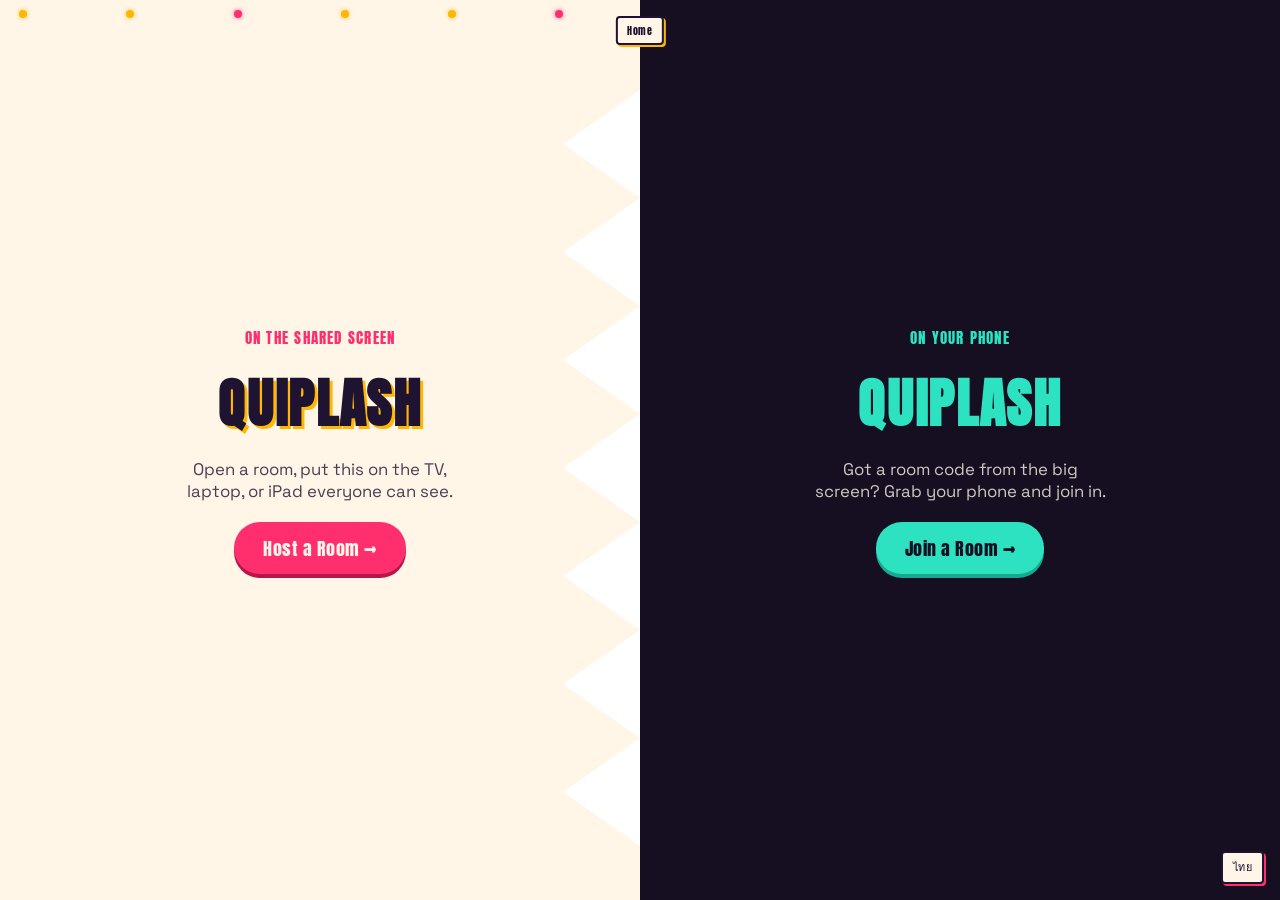
<file: index.html>
<!doctype html>
<html lang="en">
<head>
  <meta charset="UTF-8" />
  <meta name="viewport" content="width=device-width, initial-scale=1.0" />
  <title>Quiplash</title>
  <meta name="description" content="The comedy answer-battle party game. Host it on a shared screen, play from your phone." />
  <link rel="stylesheet" href="tokens.css" />
  <link rel="stylesheet" href="landing.css" />
</head>
<body>
  <a class="back-home-pill" href="https://prapachaiuea.github.io/party-games/" data-i18n="nav.home">Home</a>
  <main class="split" id="split">
    <a class="panel panel-host" href="host.html">
      <div class="marquee-border" aria-hidden="true">
        <span class="bulb"></span><span class="bulb"></span><span class="bulb"></span>
        <span class="bulb"></span><span class="bulb"></span><span class="bulb"></span>
      </div>
      <div class="panel-inner">
        <p class="eyebrow eyebrow-host" data-i18n="landing.eyebrowHost">On the shared screen</p>
        <h1 class="wordmark wordmark-host">QUIPLASH</h1>
        <p class="tagline tagline-host" data-i18n="landing.taglineHost">Open a room, put this on the TV, laptop, or iPad everyone can see.</p>
        <span class="cta cta-host" data-i18n="landing.ctaHost">Host a Room &rarr;</span>
      </div>
    </a>

    <a class="panel panel-player" href="player.html">
      <div class="panel-inner">
        <p class="eyebrow eyebrow-player" data-i18n="landing.eyebrowPlayer">On your phone</p>
        <h1 class="wordmark wordmark-player">quiplash</h1>
        <p class="tagline tagline-player" data-i18n="landing.taglinePlayer">Got a room code from the big screen? Grab your phone and join in.</p>
        <span class="cta cta-player" data-i18n="landing.ctaPlayer">Join a Room &rarr;</span>
      </div>
    </a>
  </main>

  <script type="module" src="js/landing.js"></script>
</body>
</html>
</file>
<file: tokens.css>
@import url("https://fonts.googleapis.com/css2?family=Anton&family=Space+Grotesk:wght@400;500;700&display=swap");

:root {
  --cream: #fff6e8;
  --ink: #1e1330;
  --pink: #ff2f6e;
  --gold: #ffb703;
  --teal: #2de2c1;
  --console: #160f22;

  --font-display: "Anton", sans-serif;
  --font-body: "Space Grotesk", -apple-system, BlinkMacSystemFont, "Segoe UI", Roboto, sans-serif;
}

* {
  box-sizing: border-box;
}

body {
  margin: 0;
  font-family: var(--font-body);
}

.visually-hidden {
  position: absolute;
  width: 1px;
  height: 1px;
  overflow: hidden;
  clip: rect(0, 0, 0, 0);
  white-space: nowrap;
}

@media (prefers-reduced-motion: reduce) {
  *, *::before, *::after {
    animation-duration: 0.01ms !important;
    animation-iteration-count: 1 !important;
    transition-duration: 0.01ms !important;
  }
}

/* Language toggle — present on every page, floating so it's reachable no matter the phase. */
.lang-toggle {
  position: fixed;
  bottom: 1rem;
  right: 1rem;
  z-index: 50;
  font-family: var(--font-display);
  font-size: 0.68rem;
  letter-spacing: 0.05em;
  color: var(--ink);
  background: var(--cream);
  border: 2px solid var(--ink);
  border-radius: 4px;
  padding: 0.35rem 0.6rem;
  cursor: pointer;
  box-shadow: 2px 2px 0 var(--pink);
  transition: transform 0.1s ease, box-shadow 0.1s ease;
}

.lang-toggle:hover {
  transform: translate(-1px, -1px);
  box-shadow: 3px 3px 0 var(--pink);
}

.lang-toggle:active {
  transform: translate(1px, 1px);
  box-shadow: 1px 1px 0 var(--pink);
}
</file>
<file: landing.css>
html, body {
  height: 100%;
}

body {
  overflow: hidden;
}

.split {
  display: flex;
  min-height: 100vh;
  min-height: 100dvh;
}

.back-home-pill {
  position: fixed;
  top: 1rem;
  left: 50%;
  transform: translateX(-50%);
  z-index: 5;
  display: inline-flex;
  align-items: center;
  font-family: var(--font-display);
  font-size: 0.65rem;
  letter-spacing: 0.05em;
  padding: 0.32rem 0.6rem;
  color: var(--ink);
  background: var(--cream);
  border: 2px solid var(--ink);
  border-radius: 4px;
  box-shadow: 2px 2px 0 var(--gold);
  text-decoration: none;
  transition: transform 0.1s ease, box-shadow 0.1s ease;
}

.back-home-pill:hover {
  transform: translate(-50%, -1px);
  box-shadow: 3px 3px 0 var(--gold);
}

.panel {
  position: relative;
  flex: 1;
  display: flex;
  align-items: center;
  justify-content: center;
  padding: 3rem 2rem;
  text-decoration: none;
  color: inherit;
  overflow: hidden;
  transition: flex-grow 0.25s ease;
}

.panel:hover,
.panel:focus-visible {
  flex-grow: 1.12;
}

.panel:focus-visible {
  outline: 3px solid var(--gold);
  outline-offset: -6px;
}

.panel-inner {
  max-width: 30ch;
  text-align: center;
  display: flex;
  flex-direction: column;
  align-items: center;
  gap: 0.85rem;
}

/* --- Host panel: bright marquee stage --- */
.panel-host {
  background: var(--cream);
  color: var(--ink);
  clip-path: polygon(
    0 0, 100% 0,
    100% 10%, 88% 16%,
    100% 22%, 88% 28%,
    100% 34%, 88% 40%,
    100% 46%, 88% 52%,
    100% 58%, 88% 64%,
    100% 70%, 88% 76%,
    100% 82%, 88% 88%,
    100% 94%, 100% 100%,
    0 100%
  );
}

.marquee-border {
  position: absolute;
  top: 0.6rem;
  left: 1.2rem;
  right: 12%;
  display: flex;
  justify-content: space-between;
  pointer-events: none;
}

.bulb {
  width: 8px;
  height: 8px;
  border-radius: 50%;
  background: var(--gold);
  box-shadow: 0 0 5px rgba(255, 183, 3, 0.7);
  animation: chase 1.6s ease-in-out infinite;
}

.bulb:nth-child(3n) { background: var(--pink); box-shadow: 0 0 5px rgba(255, 47, 110, 0.7); }

@keyframes chase {
  0%, 100% { opacity: 0.35; transform: scale(0.85); }
  50% { opacity: 1; transform: scale(1.1); }
}

.eyebrow-host { color: var(--pink); }

.wordmark-host {
  font-family: var(--font-display);
  font-size: clamp(2.2rem, 6vw, 3.4rem);
  letter-spacing: 0.03em;
  margin: 0;
  text-shadow: 3px 3px 0 var(--gold);
}

.cta-host {
  background: var(--pink);
  color: var(--cream);
  box-shadow: 0 4px 0 #b8144a;
}

/* --- Player panel: dark buzzer console --- */
.panel-player {
  background: var(--console);
  color: var(--cream);
}

.eyebrow-player { color: var(--teal); }

.wordmark-player {
  font-family: var(--font-display);
  font-size: clamp(2.2rem, 6vw, 3.4rem);
  letter-spacing: 0.03em;
  margin: 0;
  text-transform: uppercase;
  color: var(--teal);
}

.cta-player {
  background: var(--teal);
  color: var(--console);
  box-shadow: 0 4px 0 #17a88f;
}

/* --- Shared eyebrow / tagline / cta shapes --- */
.eyebrow {
  font-family: var(--font-display);
  letter-spacing: 0.08em;
  font-size: 0.95rem;
  margin: 0;
  text-transform: uppercase;
}

.tagline {
  font-family: var(--font-body);
  font-size: 1.05rem;
  opacity: 0.8;
  margin: 0;
}

.cta {
  font-family: var(--font-display);
  font-size: 1.1rem;
  letter-spacing: 0.03em;
  border-radius: 999px;
  padding: 0.8rem 1.8rem;
  margin-top: 0.4rem;
}

/* --- Stack vertically on narrow / phone-shaped viewports --- */
@media (max-width: 720px) {
  .split {
    flex-direction: column;
  }

  .panel-host {
    clip-path: polygon(
      0 0, 100% 0, 100% 100%,
      94% 88%, 88% 100%,
      82% 88%, 76% 100%,
      70% 88%, 64% 100%,
      58% 88%, 52% 100%,
      46% 88%, 40% 100%,
      34% 88%, 28% 100%,
      22% 88%, 16% 100%,
      10% 88%, 0 100%
    );
  }

  .panel:hover,
  .panel:focus-visible {
    flex-grow: 1.06;
  }

  .marquee-border {
    right: 1.2rem;
  }
}

@media (prefers-reduced-motion: reduce) {
  .panel { transition: none; }
}
</file>
